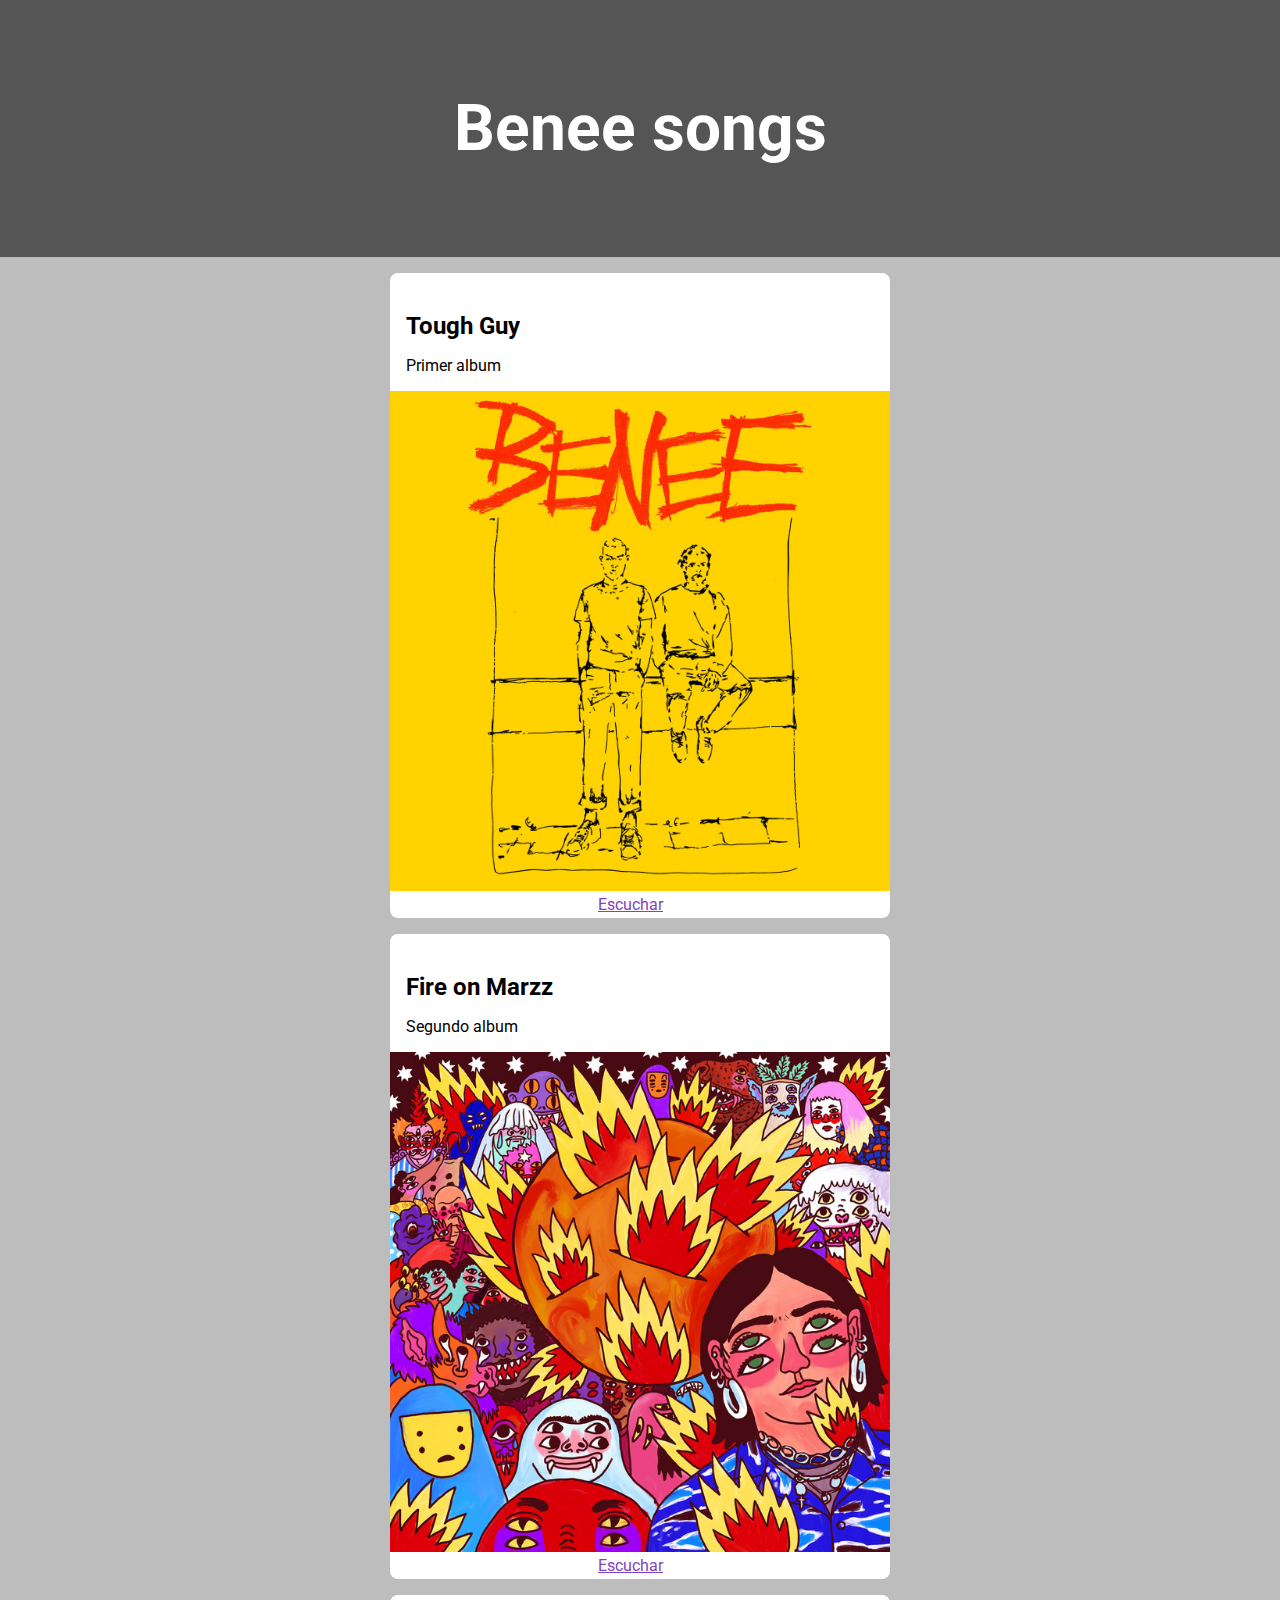
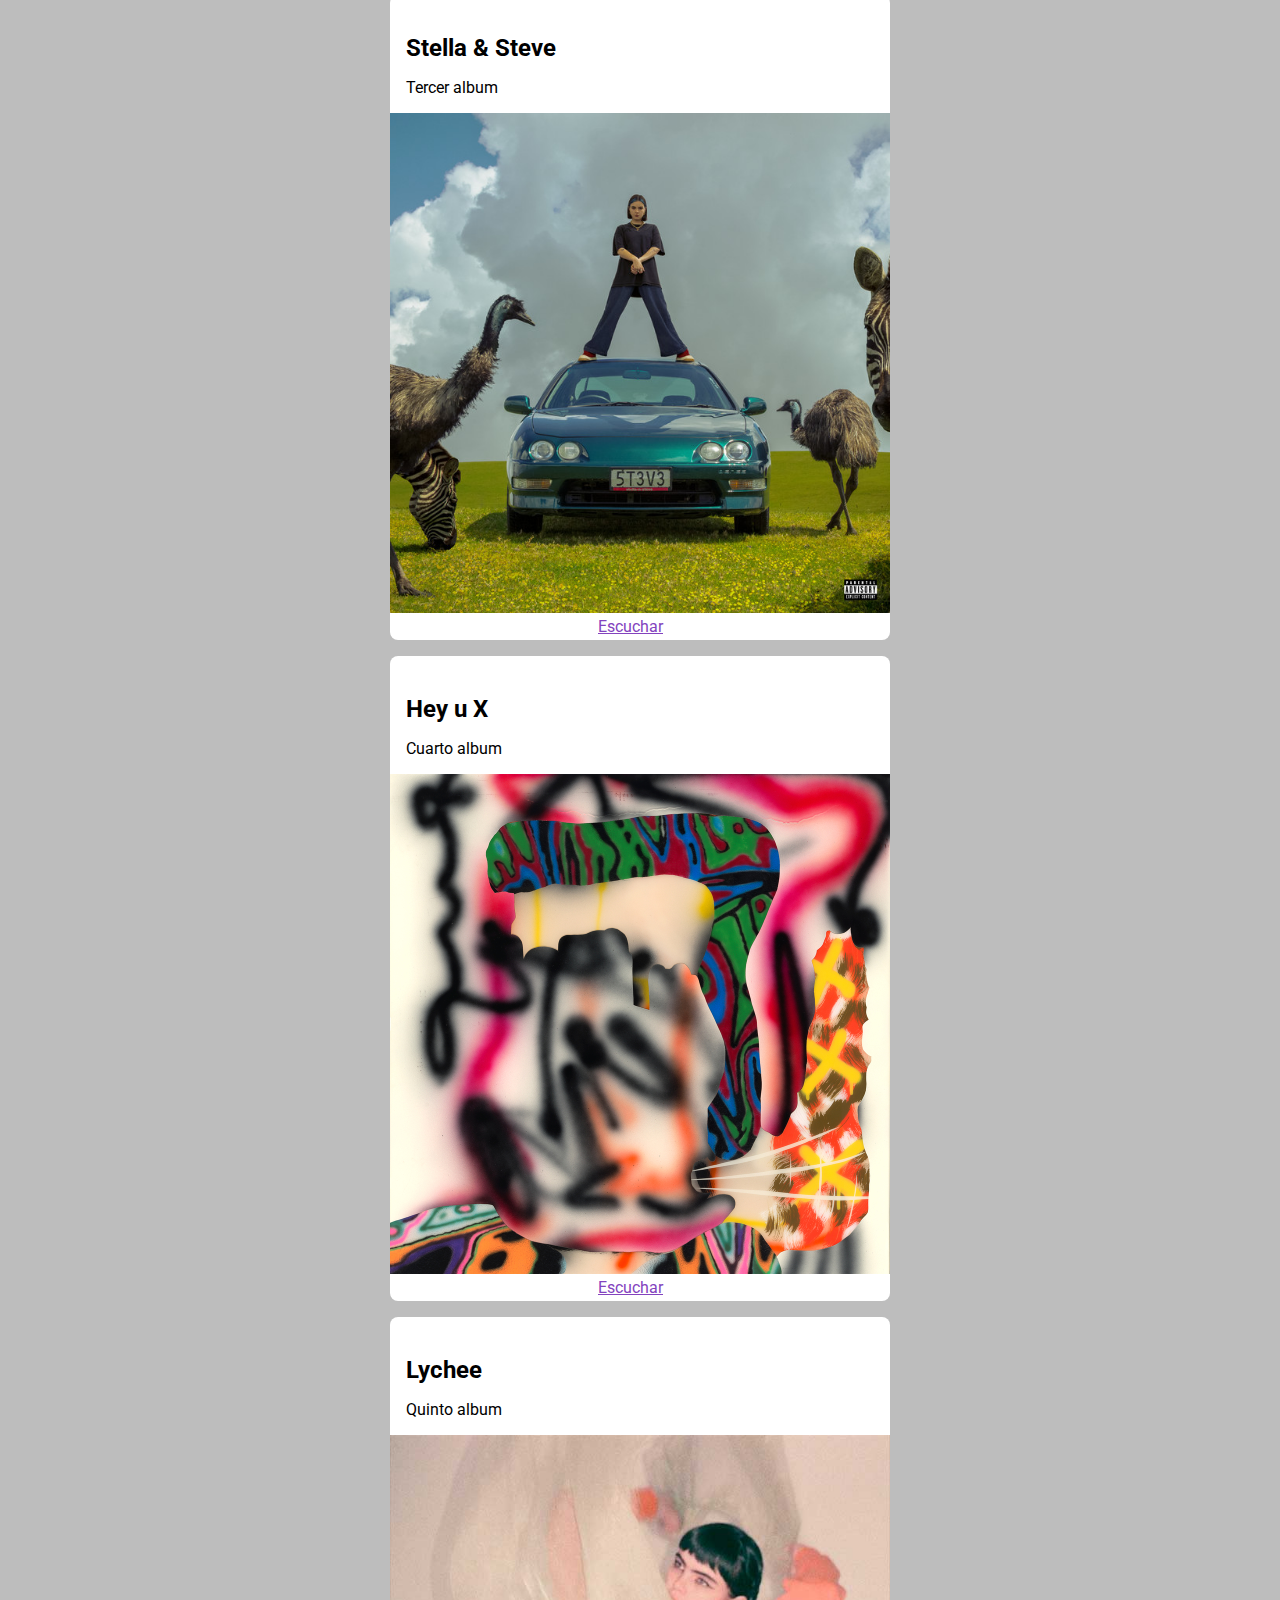
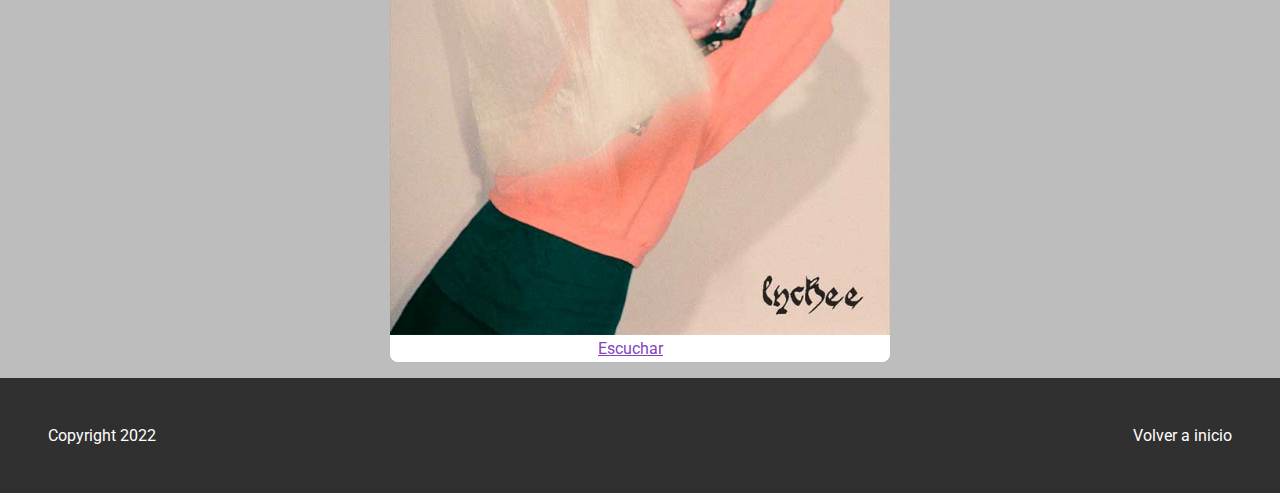
<file: Benee page(fanmade)/index.html>
<!DOCTYPE html>
<html>
<head>
    <title>Benee Page</title>
    <link rel="preconnect" href="https://fonts.googleapis.com">
    <link rel="preconnect" href="https://fonts.gstatic.com" crossorigin>
    <link href="https://fonts.googleapis.com/css2?family=Montserrat:wght@400;700&family=Roboto:ital,wght@1,300&display=swap" rel="stylesheet">
    <link rel="stylesheet" href="styles.css">
</head>
<body>
    <header>
        <h1 id="titulo">Benee songs</h1>
    </header>
    <section class="container">
       <a class="reference" target="_blank" href="blog1.html">
        <article>
            <h2>Tough Guy</h2>
            <p>Primer album</p>
            <img src="img/tough guy.jpg" width="500">
            <a href="blog1.html">Escuchar</a>
        </article>
       </a>
        <a class="reference" target="_blank" href="blog2.html">
            <article>
                <h2>Fire on Marzz</h2>
                <p>Segundo album</p>
                <img src="img/fire on marzz.jfif" width="500">
                <a href="blog2.html">Escuchar</a>
            </article>
        </a>
        <a class="reference" target="_blank" href="blog3.html">
            <article>
                <h2>Stella & Steve</h2>
                <p>Tercer album</p>
                <img src="img/stella & steve.jfif" width="500">
                <a href="blog3.html">Escuchar</a>
            </article>
        </a>
        <a class="reference" target="_blank" href="blog4.html">
            <article>
                <h2>Hey u X</h2>
                <p>Cuarto album</p>
                <img src="img/hey u x.jpg" width="500">
                <a href="blog4.html">Escuchar</a>
            </article>
        </a>
        <a class="reference" target="_blank" href="blog5.html">
            <article>
                <h2>Lychee</h2>
                <p>Quinto album</p>
                <img src="img/lychee.jpg" width="500" />
                <a href="blog5.html">Escuchar</a>
            </article> 
        </a>       
    </section>
    <footer>
        <section>
            <a href="#titulo">Volver a inicio</a>
        </section>
        <p>Copyright 2022</p>
    </footer>
</body>
</html>
</file>
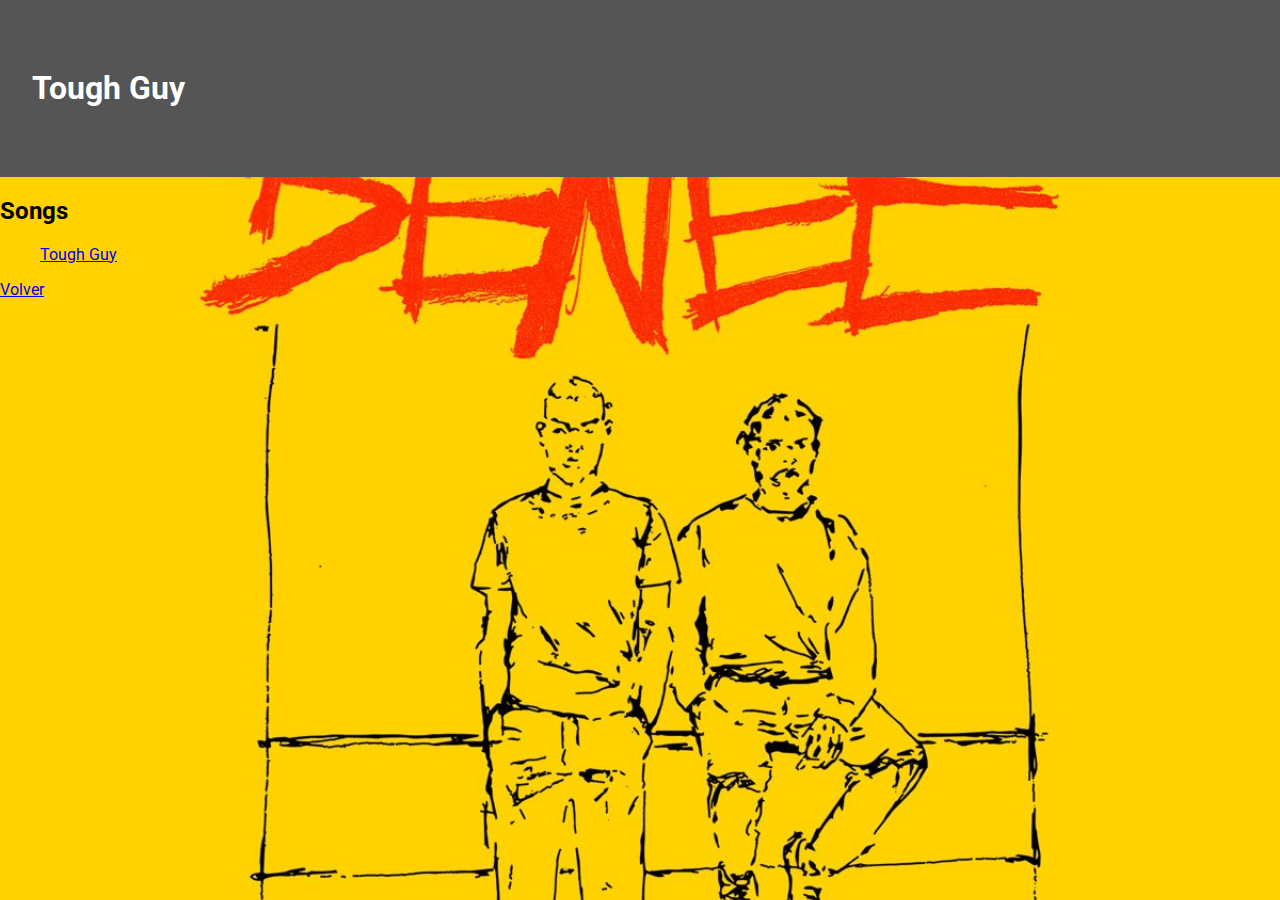
<file: Benee page(fanmade)/blog1.html>
<!DOCTYPE html>
<html>
<head>
    <title>Tough Guy</title>
    <link rel="preconnect" href="https://fonts.googleapis.com">
    <link rel="preconnect" href="https://fonts.gstatic.com" crossorigin>
    <link href="https://fonts.googleapis.com/css2?family=Montserrat:wght@400;700&family=Roboto:ital,wght@1,300&display=swap" rel="stylesheet">
    <link rel="stylesheet" href="styleblog1.css">
</head>
<body style="background-image:url(img/tough\ guy.jpg)">
    <header>
        <h1>Tough Guy</h1>
    </header>
    <section>
        <h2>Songs</h2>
        <list>
            <ul>
                <a target="_blank" href="https://www.youtube.com/watch?v=sTpsY9V0FEg">Tough Guy</a>
            </ul> 
        </list>
        <a href="index.html">Volver</a>    
    </section>
</body>
</html>
</file>
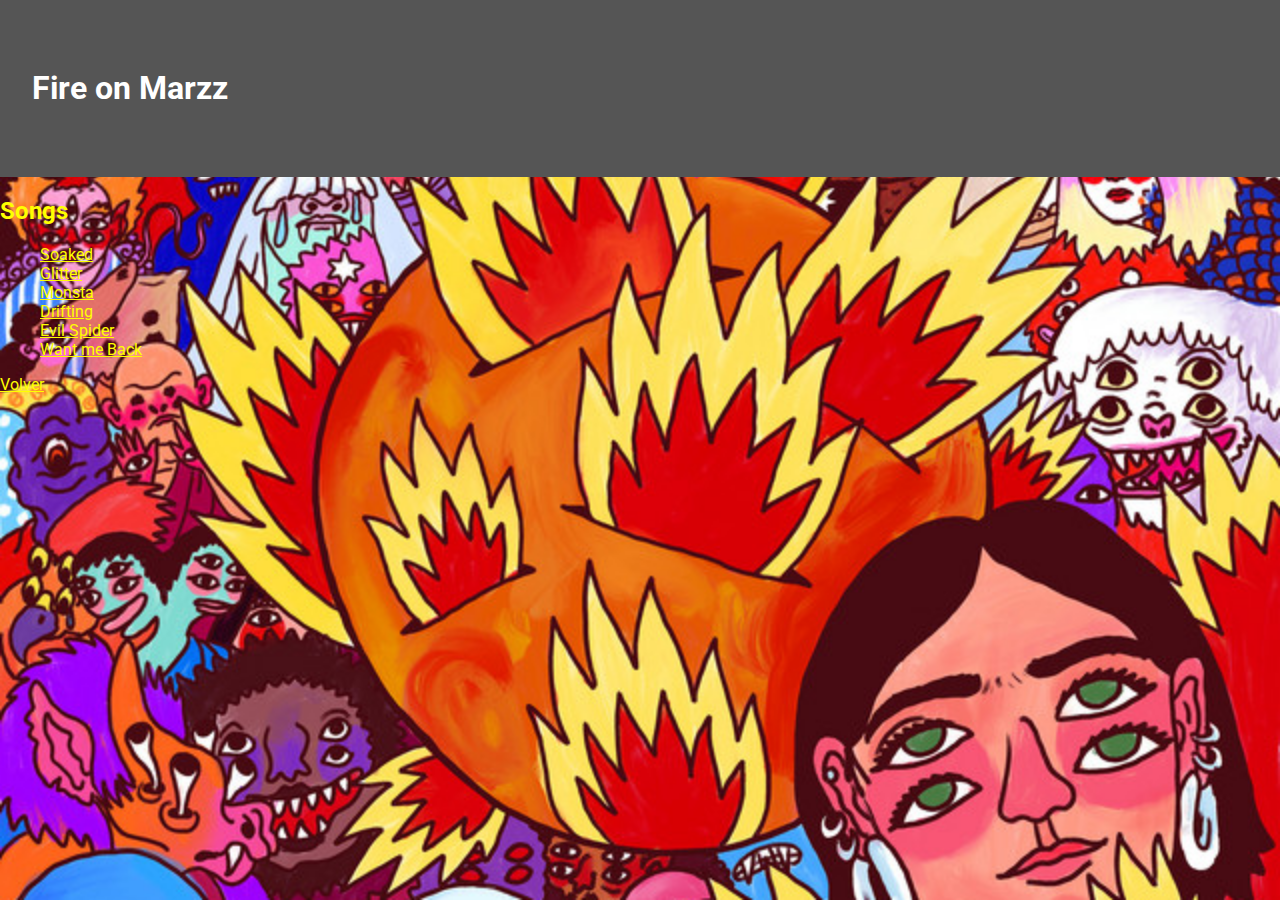
<file: Benee page(fanmade)/blog2.html>
<!DOCTYPE html>
<html>
<head>
    <title>Fire on Marzz</title>
    <link rel="preconnect" href="https://fonts.googleapis.com">
    <link rel="preconnect" href="https://fonts.gstatic.com" crossorigin>
    <link href="https://fonts.googleapis.com/css2?family=Montserrat:wght@400;700&family=Roboto:ital,wght@1,300&display=swap" rel="stylesheet">
    <link rel="stylesheet" href="styleblog1.css">
    <style>
        a, h2 {
            color: yellow;
        }
    </style>
</head>
<body style="background-image:url(img/fire\ on\ marzz.jfif)">
    <header>
        <h1>Fire on Marzz</h1>
    </header>
    <section>
        <h2>Songs</h2>
        <list>
            <ul>
                <a target="_blank" href="https://www.youtube.com/watch?v=ubE_ac2wYPQ">Soaked</a>
                <br>
                <a target="_blank" href="https://www.youtube.com/watch?v=hAWgpuTBdmE">Glitter</a>
                <br>
                <a target="_blank" href="https://www.youtube.com/watch?v=tVUp_1RRHTY">Monsta</a>
                <br>
                <a target="_blank" href="https://www.youtube.com/watch?v=y_T1Nnx8t2Q">Drifting</a>
                <br>
                <a target="_blank" href="https://www.youtube.com/watch?v=uQ983htswu8">Evil Spider</a>
                <br>
                <a target="_blank" href="https://www.youtube.com/watch?v=Ep8ujjLnW7M">Want me Back</a>
            </ul>
        </list>        
        <a href="index.html">Volver</a>
    </section>
</body>
</html>
</file>
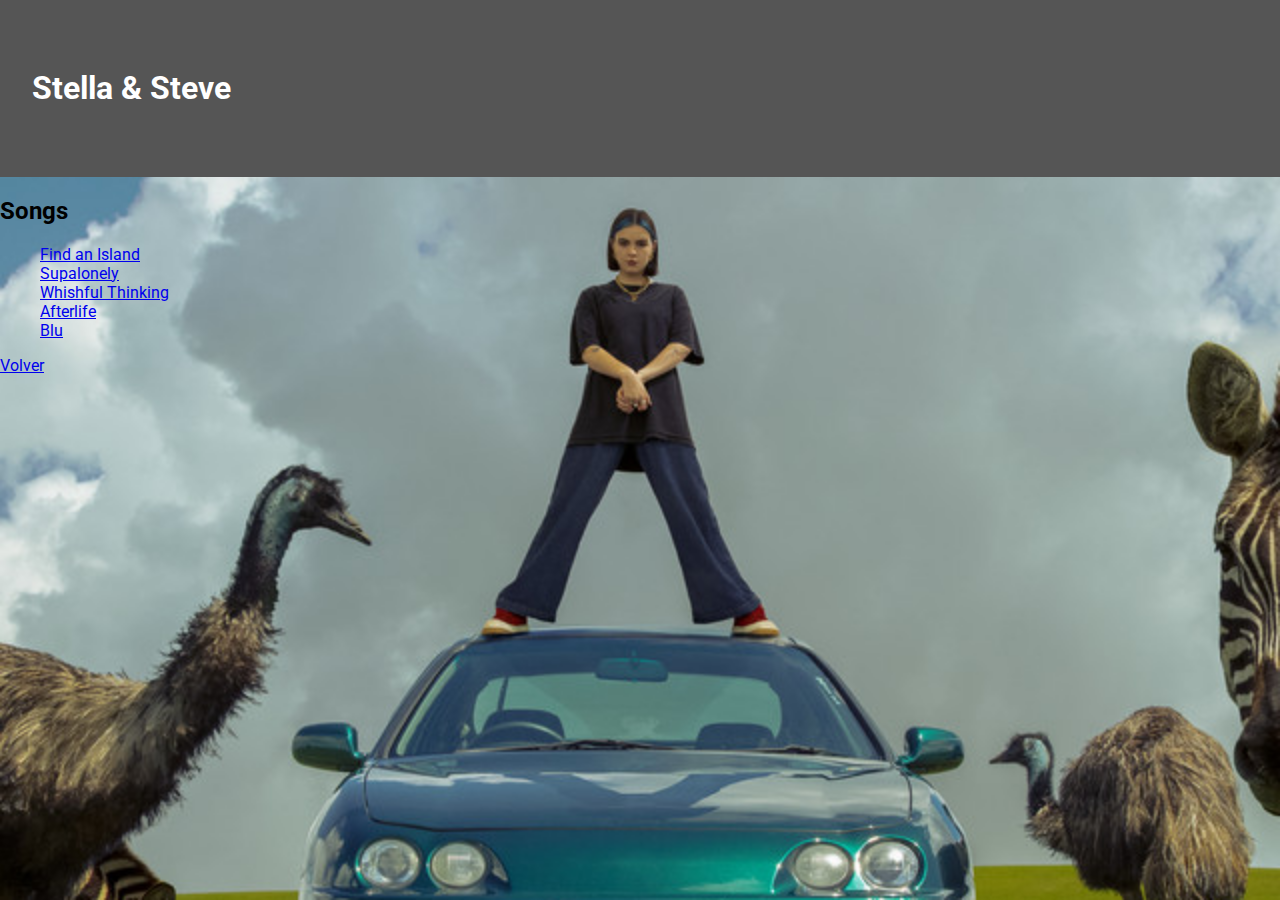
<file: Benee page(fanmade)/blog3.html>
<!DOCTYPE html>
<html>
<head>
    <title>Stella & Steve</title>
    <link rel="preconnect" href="https://fonts.googleapis.com">
    <link rel="preconnect" href="https://fonts.gstatic.com" crossorigin>
    <link href="https://fonts.googleapis.com/css2?family=Montserrat:wght@400;700&family=Roboto:ital,wght@1,300&display=swap" rel="stylesheet">
    <link rel="stylesheet" href="styleblog1.css">
</head>
<body style="background-image:url(img/stella\ &\ steve.jfif)">
    <header>
        <h1>Stella & Steve</h1>
    </header>
    <section>
        <h2>Songs</h2>
        <list>
            <ul>
                <list><a target="_blank" href="https://www.youtube.com/watch?v=fkAWyeoiYEk">Find an Island</a></list>
                <br>
                <list><a target="_blank" href="https://www.youtube.com/watch?v=Rb6Scz-5YOs">Supalonely</a></list>
                <br>
                <list><a target="_blank" href="https://www.youtube.com/watch?v=dkGpXtUxEw0">Whishful Thinking</a></list>
                <br>
                <list><a target="_blank" href="https://www.youtube.com/watch?v=AI_LhJgEGq8">Afterlife</a></list>
                <br>
                <list><a target="_blank" href="https://www.youtube.com/watch?v=iUILXkkaAp4">Blu</a></list>
            </ul>
        </list>
        <a href="index.html">Volver</a>
    </section>
</body>
</html>
</file>
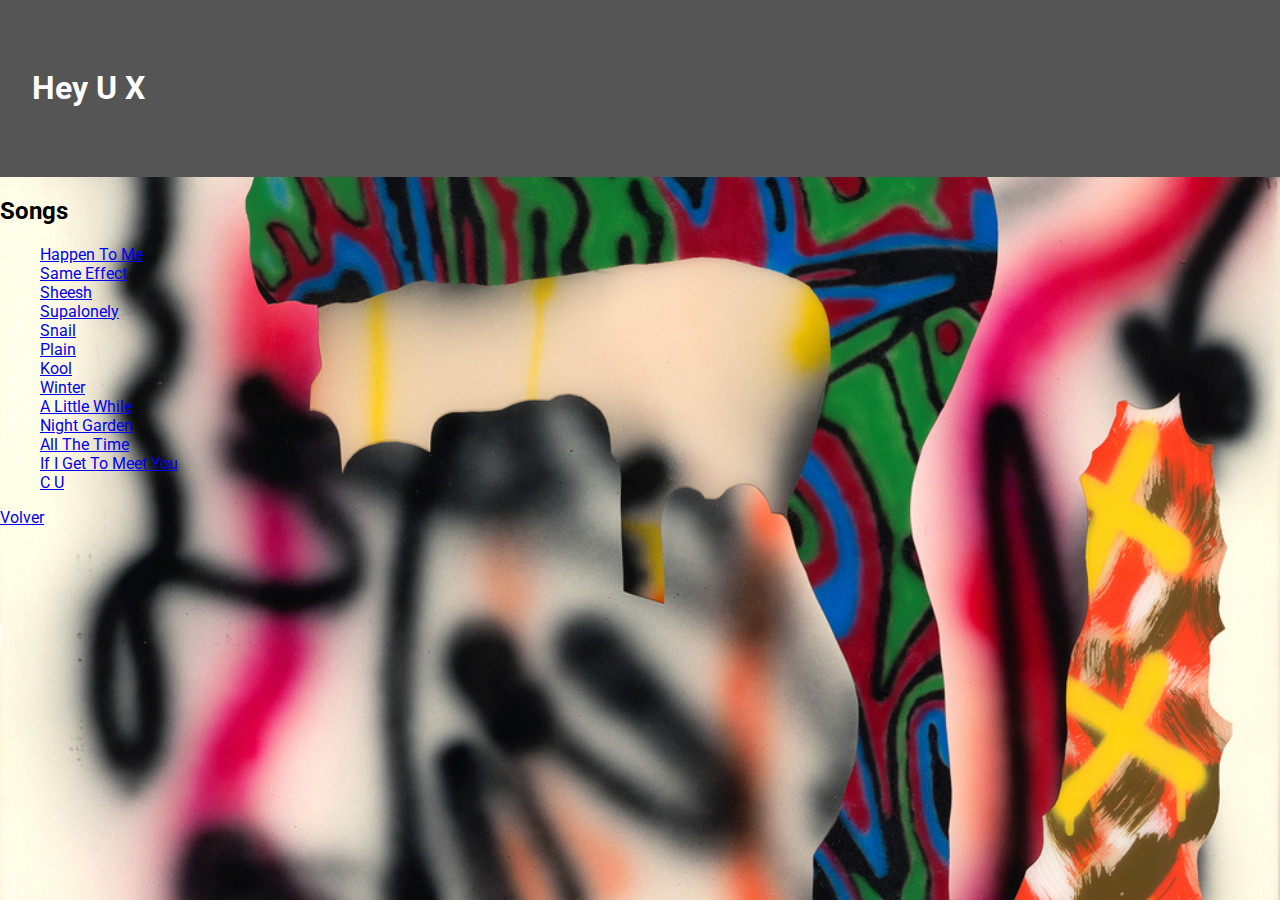
<file: Benee page(fanmade)/blog4.html>
<!DOCTYPE html>
<html>
<head>
    <title>Hey u X</title>
    <link rel="preconnect" href="https://fonts.googleapis.com">
    <link rel="preconnect" href="https://fonts.gstatic.com" crossorigin>
    <link href="https://fonts.googleapis.com/css2?family=Montserrat:wght@400;700&family=Roboto:ital,wght@1,300&display=swap" rel="stylesheet">
    <link rel="stylesheet" href="styleblog1.css">
</head>
<body style="background-image:url(img/hey\ u\ x.jpg)">
    <header>
        <h1>Hey U X</h1>
    </header>
    <section>
        <h2>Songs</h2>
        <list>
            <ul>
                <a target="_blank" href="https://www.youtube.com/watch?v=1LizZ2bWi-g">Happen To Me</a>
                <br>
                <a target="_blank" href="https://www.youtube.com/watch?v=wfwvGOUvP3w">Same Effect</a>
                <br>
                <a target="_blank" href="https://www.youtube.com/watch?v=6CgJAfvYpPY">Sheesh</a>
                <br>
                <a target="_blank" href="https://www.youtube.com/watch?v=Rb6Scz-5YOs">Supalonely</a>
                <br>
                <a target="_blank" href="https://www.youtube.com/watch?v=yp36e78ZpWs">Snail</a>
                <br>
                <a target="_blank" href="https://www.youtube.com/watch?v=Ep8ujjLnW7M">Plain</a>
                <br>
                <a target="_blank" href="https://www.youtube.com/watch?v=UTpYD0yf81o">Kool</a>
                <br>
                <a target="_blank" href="https://www.youtube.com/watch?v=FLWBWqyS11Y">Winter</a>
                <br>
                <a target="_blank" href="https://www.youtube.com/watch?v=Gx19FsoSU_4">A Little While</a>
                <br>
                <a target="_blank" href="https://www.youtube.com/watch?v=lmFiQp6wbZA">Night Garden</a>
                <br>
                <a target="_blank" href="https://www.youtube.com/watch?v=YmfjD1I_KyQ">All The Time</a>
                <br>
                <a target="_blank" href="https://www.youtube.com/watch?v=-rivIT8rbK0">If I Get To Meet You</a>
                <br>
                <a target="_blank" href="https://www.youtube.com/watch?v=fPpI27KBd8o">C U</a>
            </ul>
        </list>
        <a href="index.html">Volver</a>
    </section>
</body>
</html>
</file>
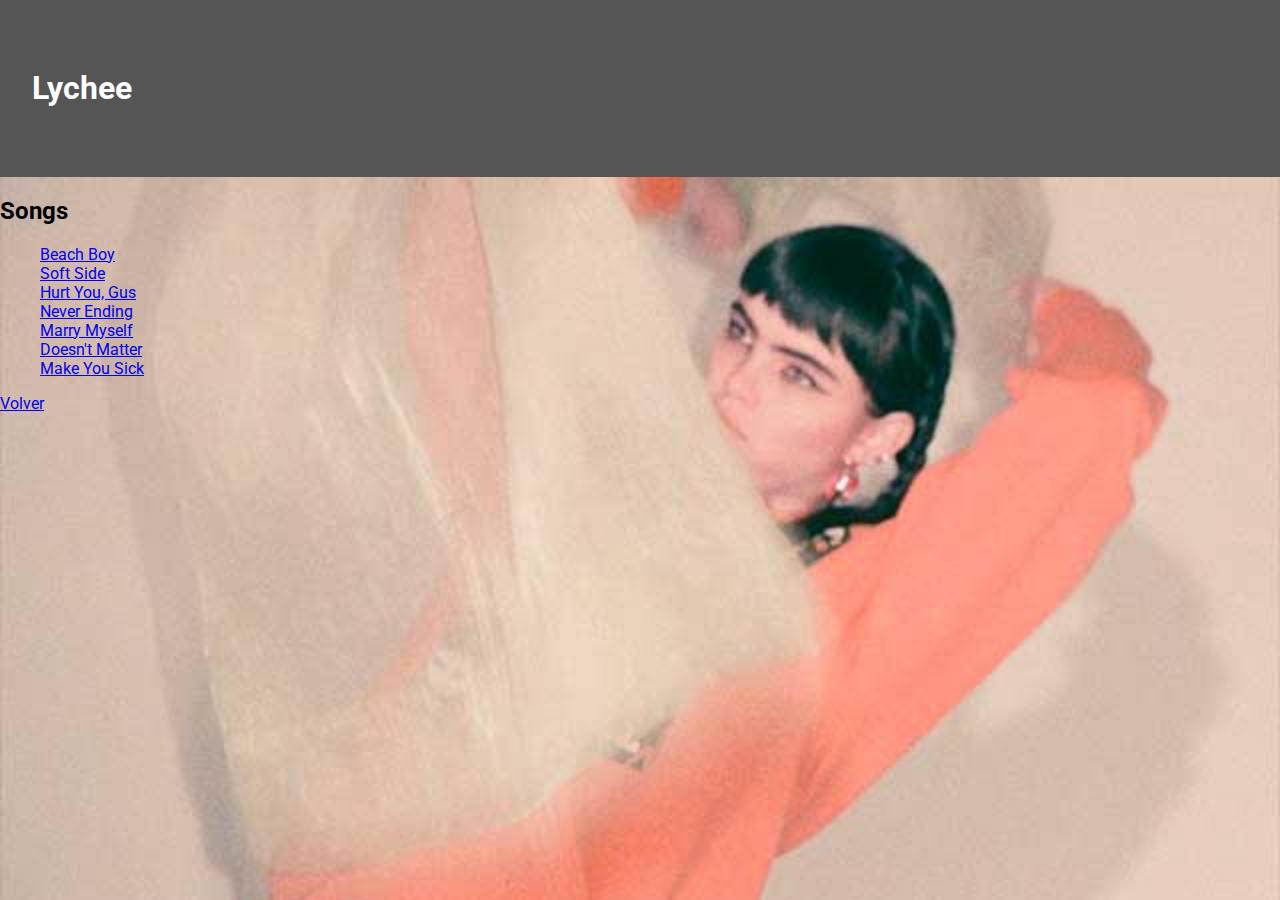
<file: Benee page(fanmade)/blog5.html>
<!DOCTYPE html>
<html>
<head>
    <title>Lychee</title>
    <link rel="preconnect" href="https://fonts.googleapis.com">
    <link rel="preconnect" href="https://fonts.gstatic.com" crossorigin>
    <link href="https://fonts.googleapis.com/css2?family=Montserrat:wght@400;700&family=Roboto:ital,wght@1,300&display=swap" rel="stylesheet">
    <link rel="stylesheet" href="styleblog1.css">
</head>
<body style="background-image:url(img/lychee.jpg)">
    <header>
        <h1>Lychee</h1>
    </header>
    <section>
        <h2>Songs</h2>
        <list>
            <ul>
                <a target="_blank" href="https://www.youtube.com/watch?v=9WFfiYLa-R4">Beach Boy</a>
                <br>
                <a target="_blank" href="https://www.youtube.com/watch?v=nG52mJT_G5I">Soft Side</a>
                <br>
                <a target="_blank" href="https://www.youtube.com/watch?v=ApASbjjLrag">Hurt You, Gus</a>
                <br>
                <a target="_blank" href="https://www.youtube.com/watch?v=-D_bcvnMBDA">Never Ending</a>
                <br>
                <a target="_blank" href="https://www.youtube.com/watch?v=5SwOa6qab5E">Marry Myself</a>
                <br>
                <a target="_blank" href="https://www.youtube.com/watch?v=oJadkTa6cgg">Doesn't Matter</a>
                <br>
                <a target="_blank" href="https://www.youtube.com/watch?v=U5OYEolOttA">Make You Sick</a>
                <br>
            </ul>
        </list>
        <a href="index.html">Volver</a>
    </section>
</body>
</html>
</file>
<file: Benee page(fanmade)/styles.css>
html {
    font-family: 'Montserrat', sans-serif;
    font-family: 'Roboto', sans-serif;
}

body {
    margin: 0;
    /* background-color: #efefef; */
    background-color: #bdbdbd;
}

header {
    background-color: #555555;
    color: white;
    padding: 3rem 2rem;
}

header h1 {
    font-size: 4rem;
    text-align: center;
}

.container {
    width: 500px;
    margin: 0 auto;
}

.reference {
    color: black;
    text-decoration: none;
    text-decoration-color: transparent;
}
.reference:link {
    color: black;
    text-decoration: none;
    text-decoration-color: transparent;
}
.reference:visited {
    color: black;
    text-decoration: none;
    text-decoration-color: transparent;
}
.reference:hover {
    color: black;
    text-decoration: none;
    text-decoration-color: transparent;
}

section article {
    transition: box-shadow 0.3s ease;
    background-color: #fff;
    margin: 1rem 0;
    border-radius: 0.5rem;
    padding: 0.25rem 0;
    cursor: pointer;
}

section article:hover {
    box-shadow: 0 0.1rem 0.4rem rgba(0, 0, 0, 0.5);
}

section article h2, section article p {
    margin: 1rem;
}

section article h2, section article p {
    margin: 1rem;
}

section article a {
    margin: 13rem;
}

section article a:link {    
    color:rgb(131, 67, 190);
}

section article a:visited {
    color: rgb(98, 90, 90);
}

section article a:hover {
    color: rgb(3, 150, 191);
}

section article a:active {
    color: rgb(223, 56, 56);
}

footer {
    background-color: #313030;
    padding: 3rem;
    color: white;
}

footer section {
    float: right;
}

footer p {
    margin: 0;
}

footer a {
    transition: color 0.3s ease;
    color: white;
    text-decoration: none;
}

footer a:hover {
    color: cornflowerblue;
}
</file>
<file: Benee page(fanmade)/styleblog1.css>
html {
    font-family: 'Montserrat', sans-serif;
    font-family: 'Roboto', sans-serif;
}

body {
    margin: 0;
    background-repeat: no-repeat;
    background-size: cover;
    /* background-color: #efefef; */
}

header {
    background-color: #555555;
    color: white;
    padding: 3rem 2rem;
}

section ul {
    list-style-type: disc;

}

a:hover {
    color: rgb(3, 150, 191);
}

a:active {
    color: rgb(223, 56, 56);
}

footer {
    background-color: #313030;
    padding: 3rem;
    color: white;
}
</file>
